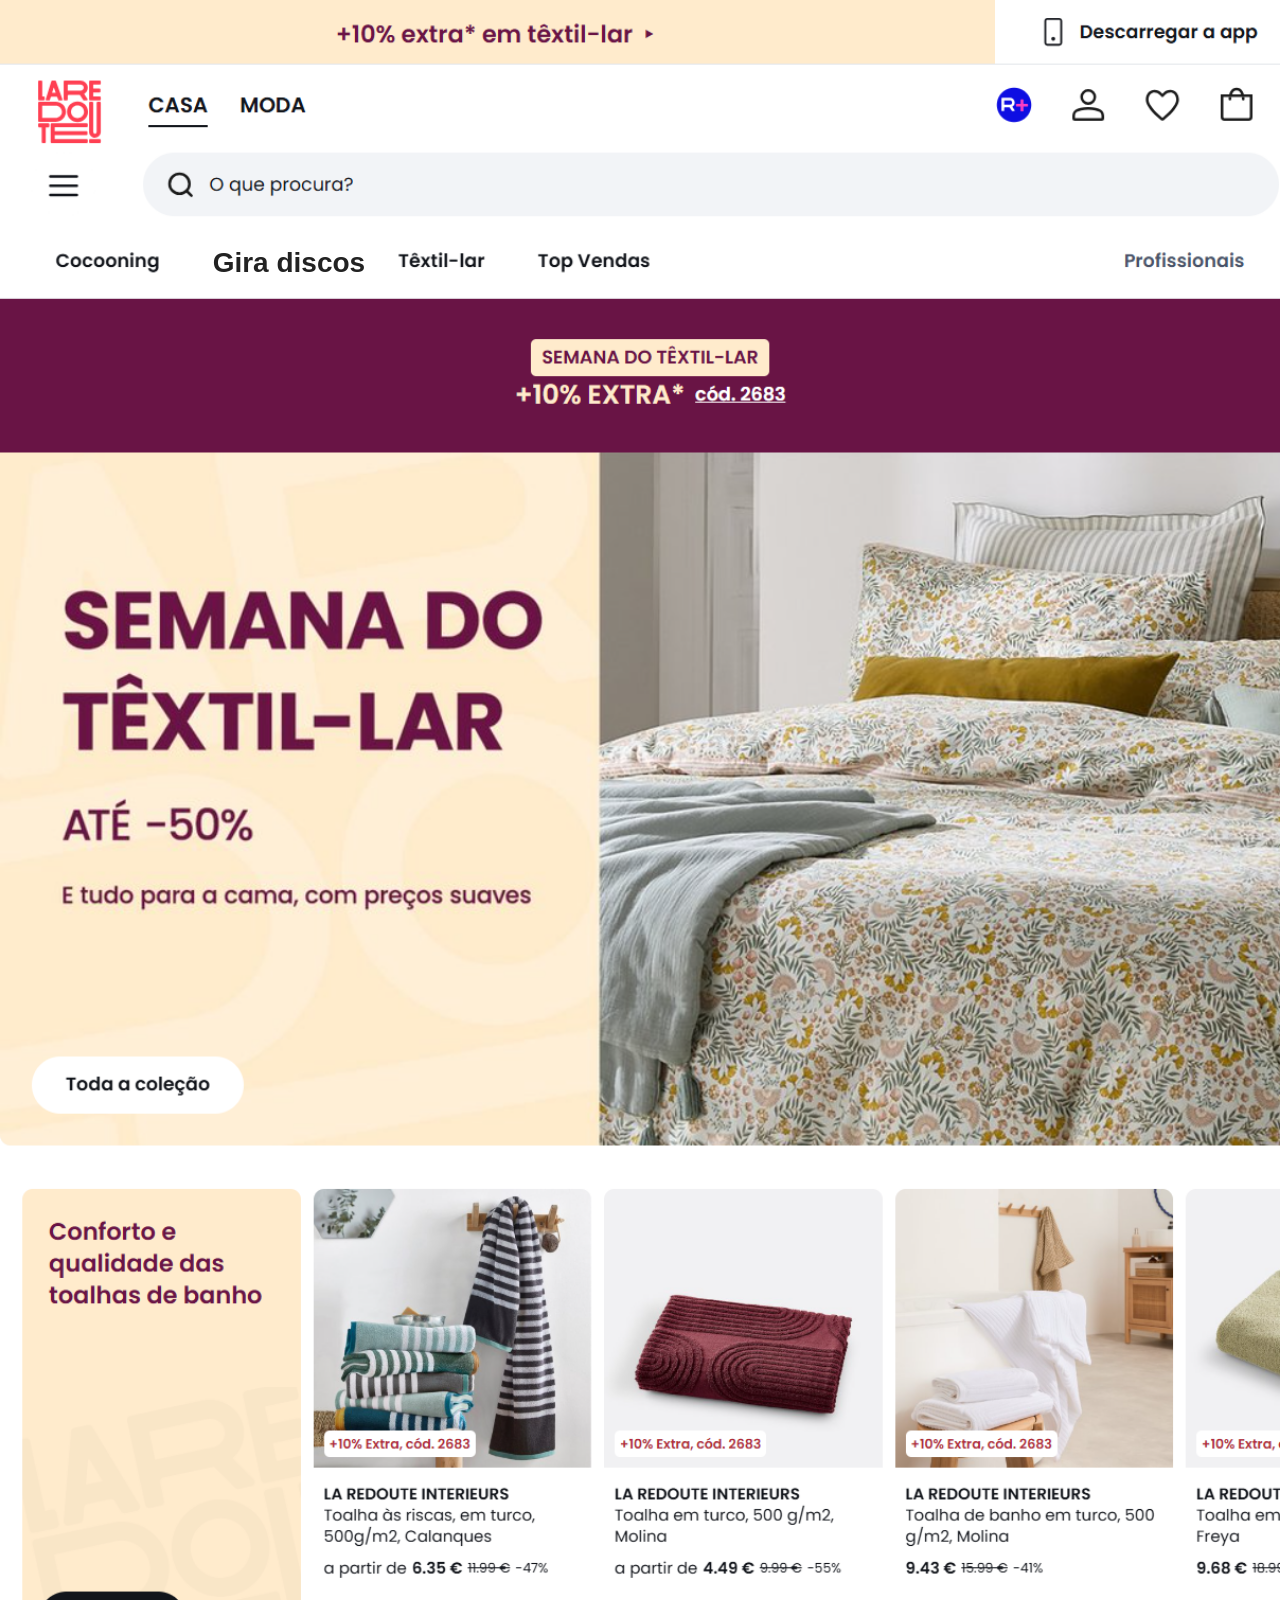
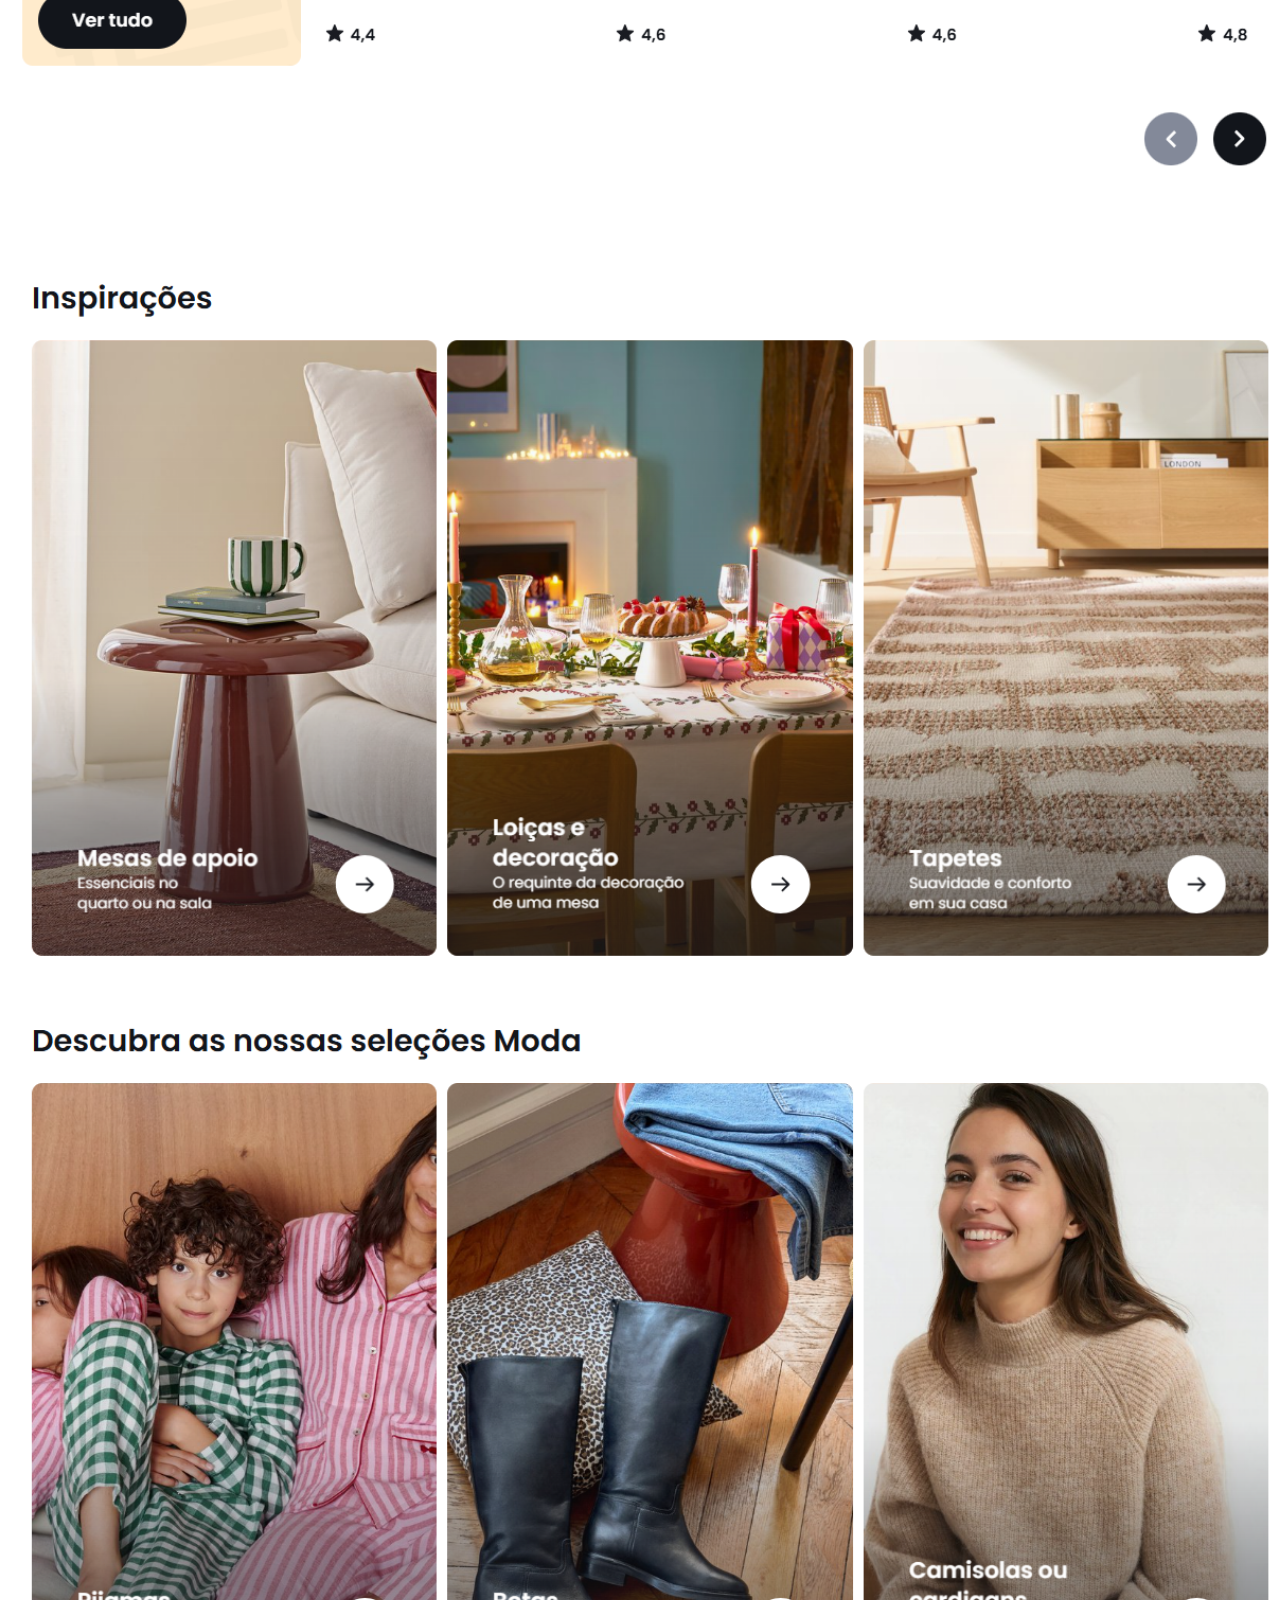
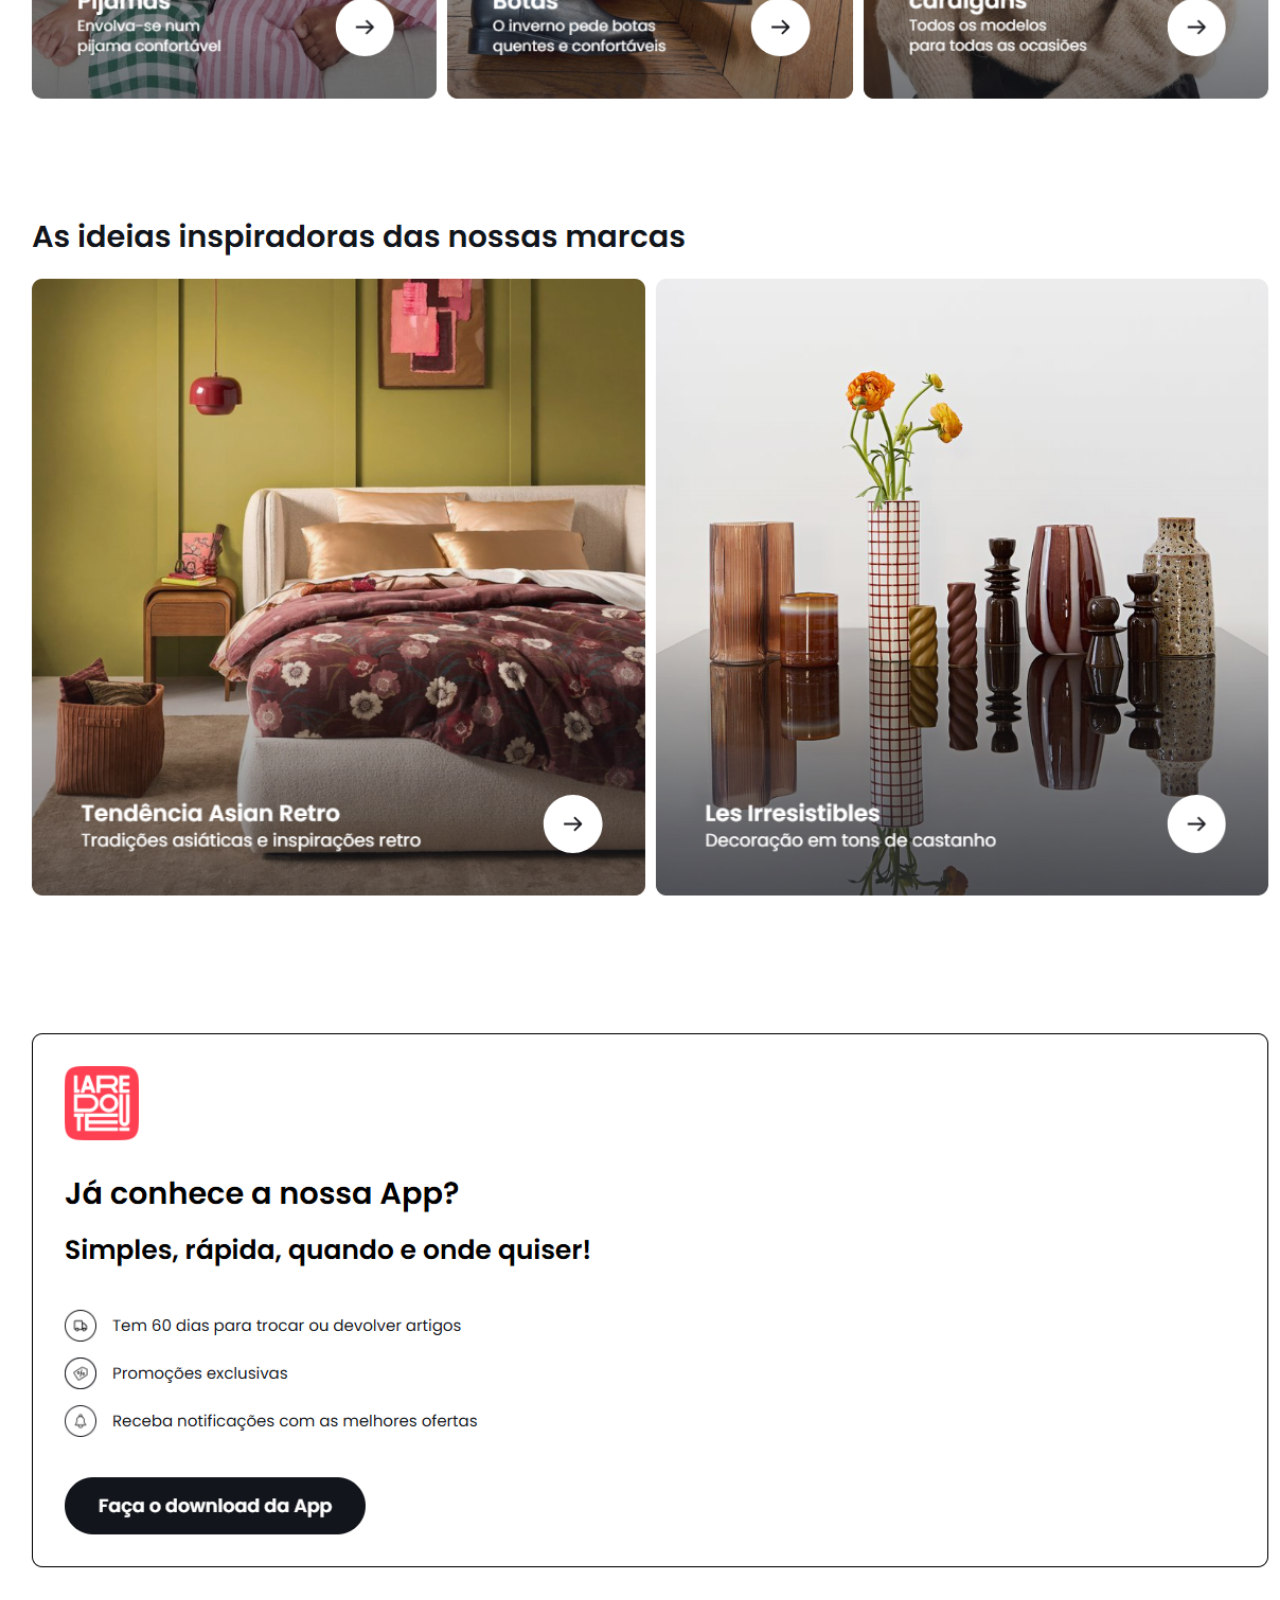
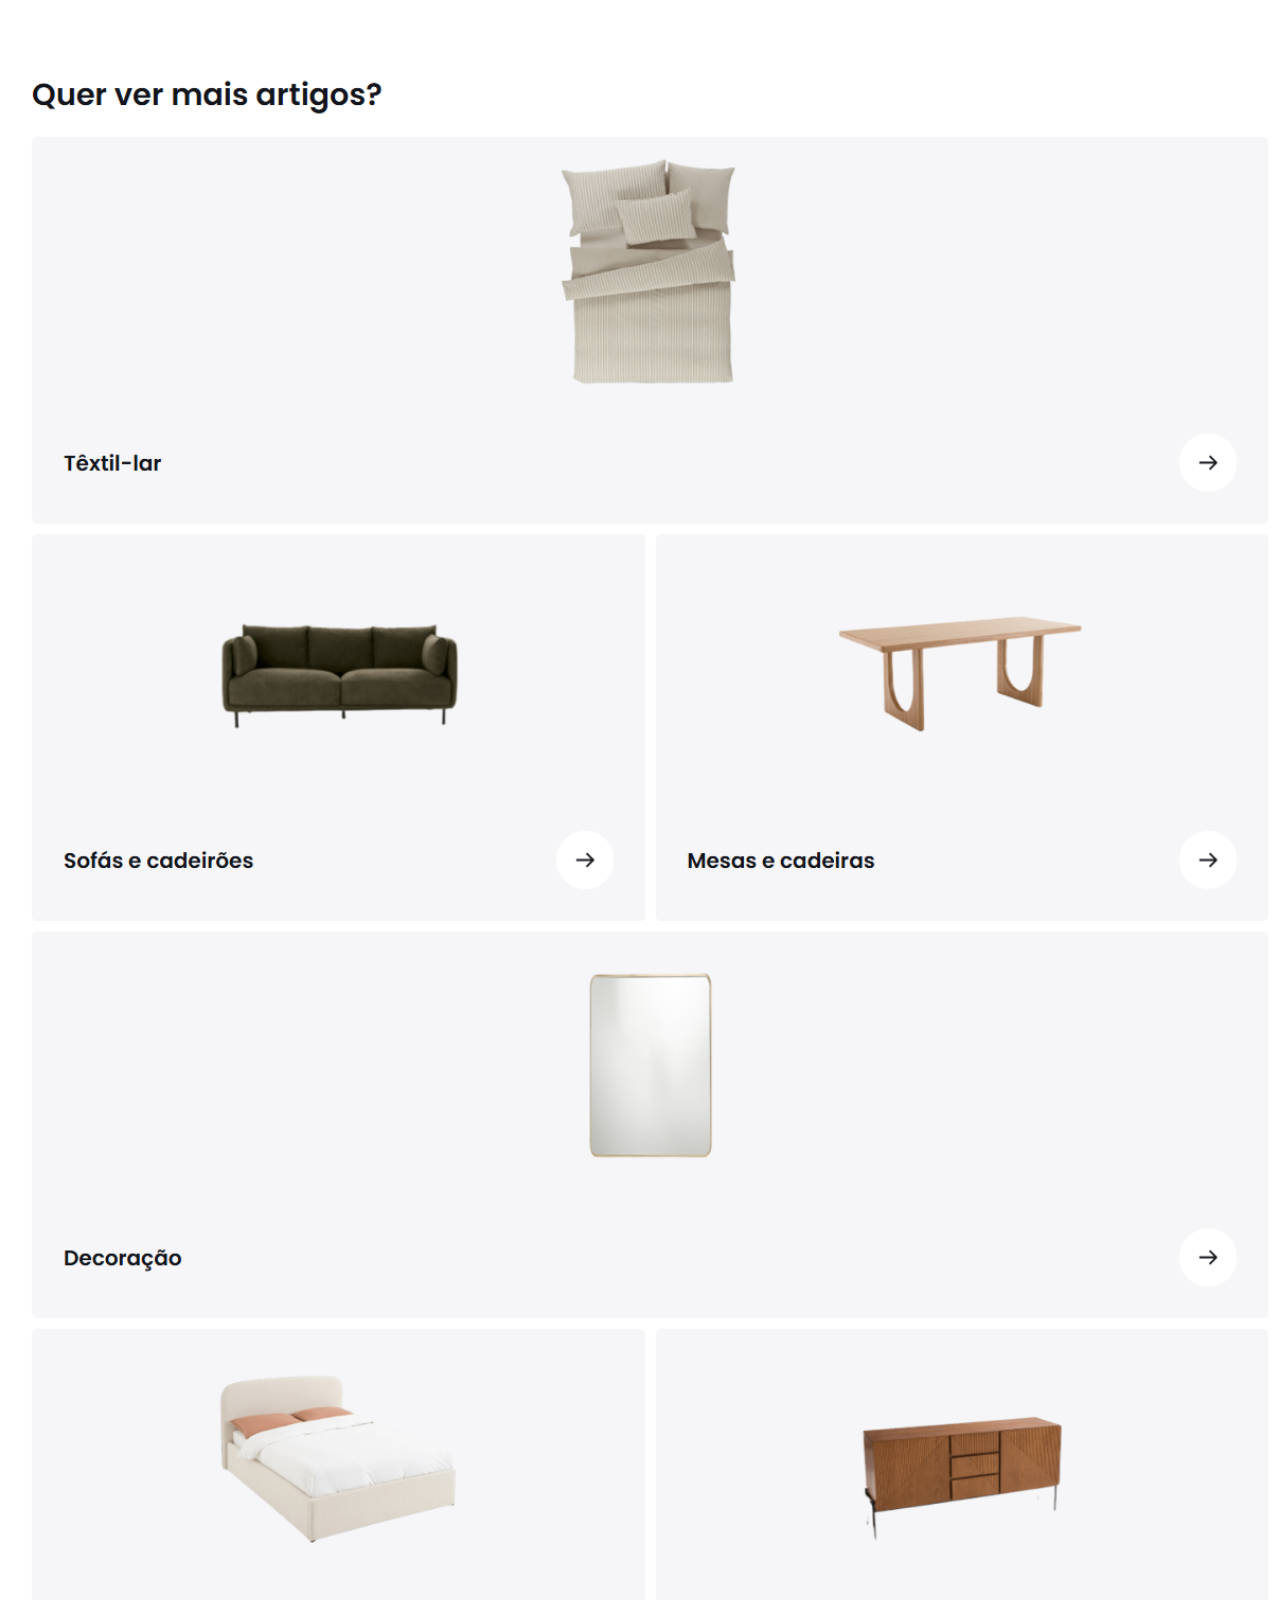
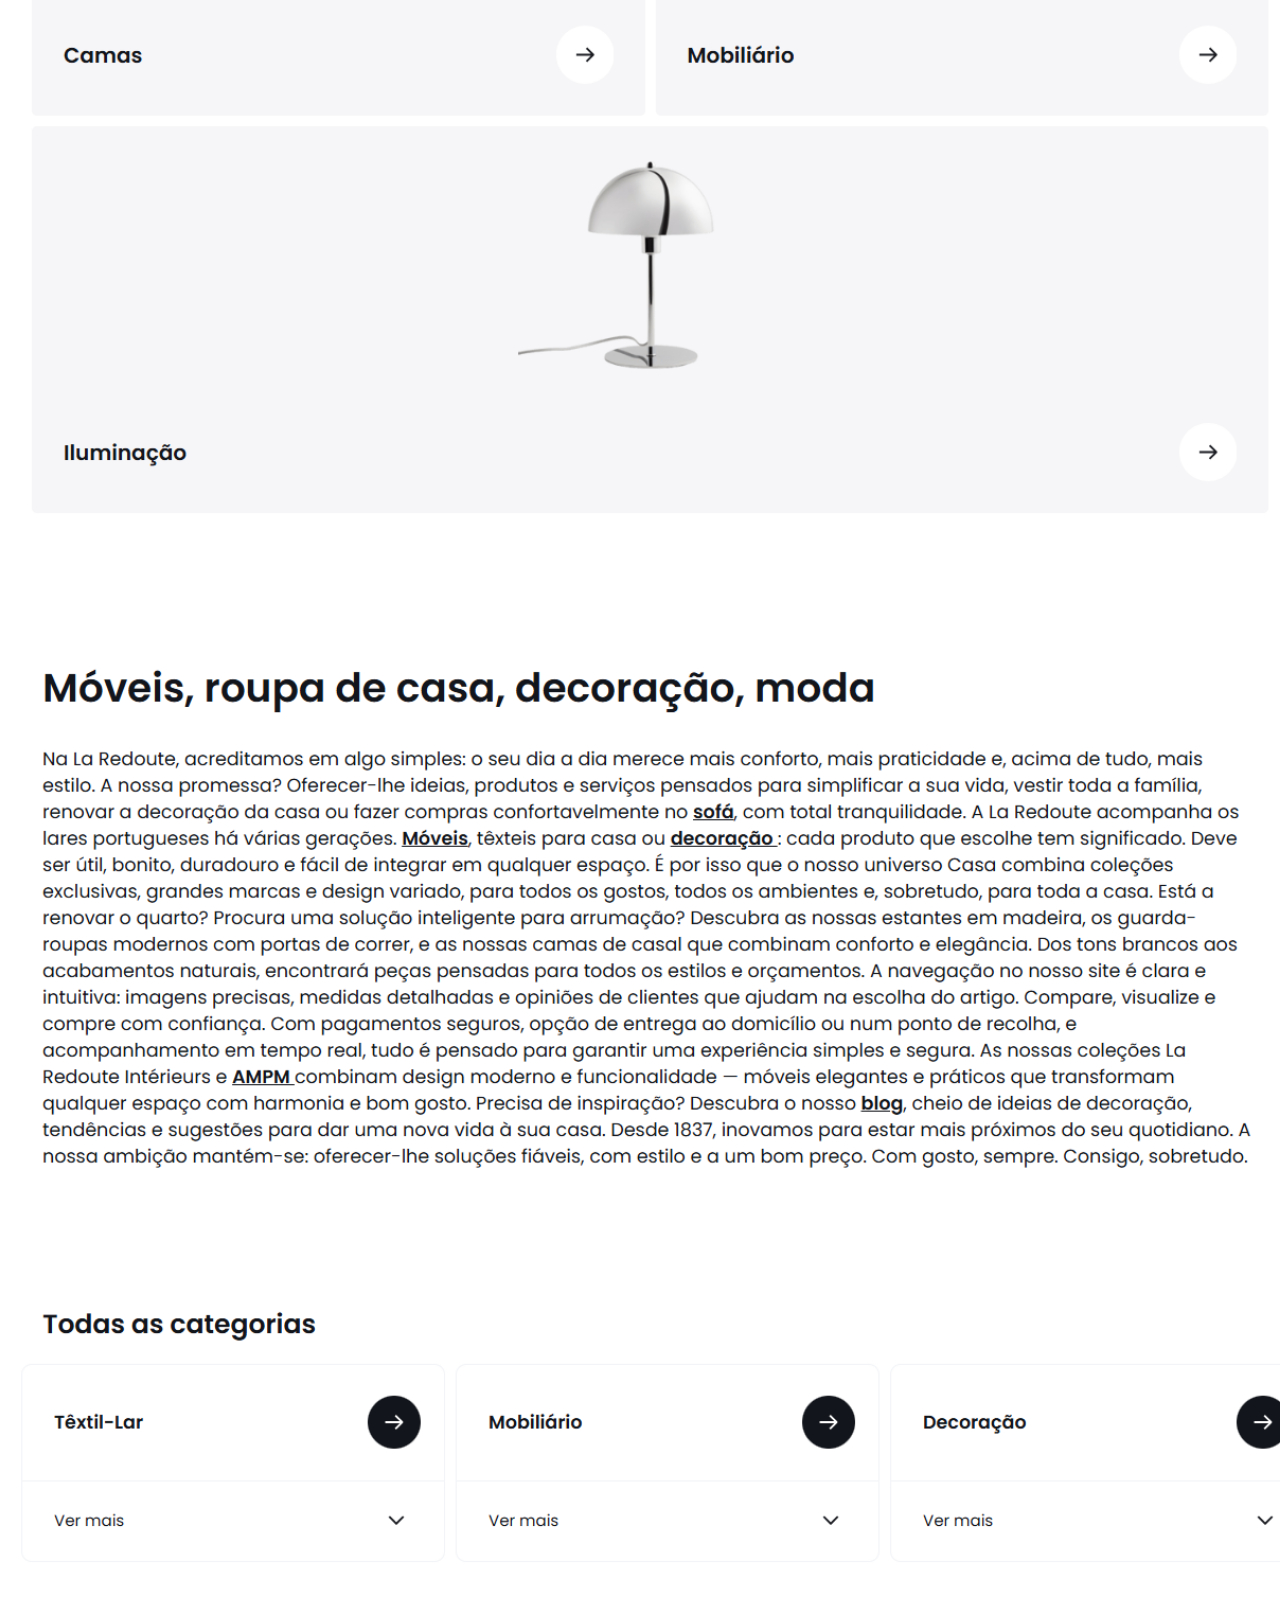
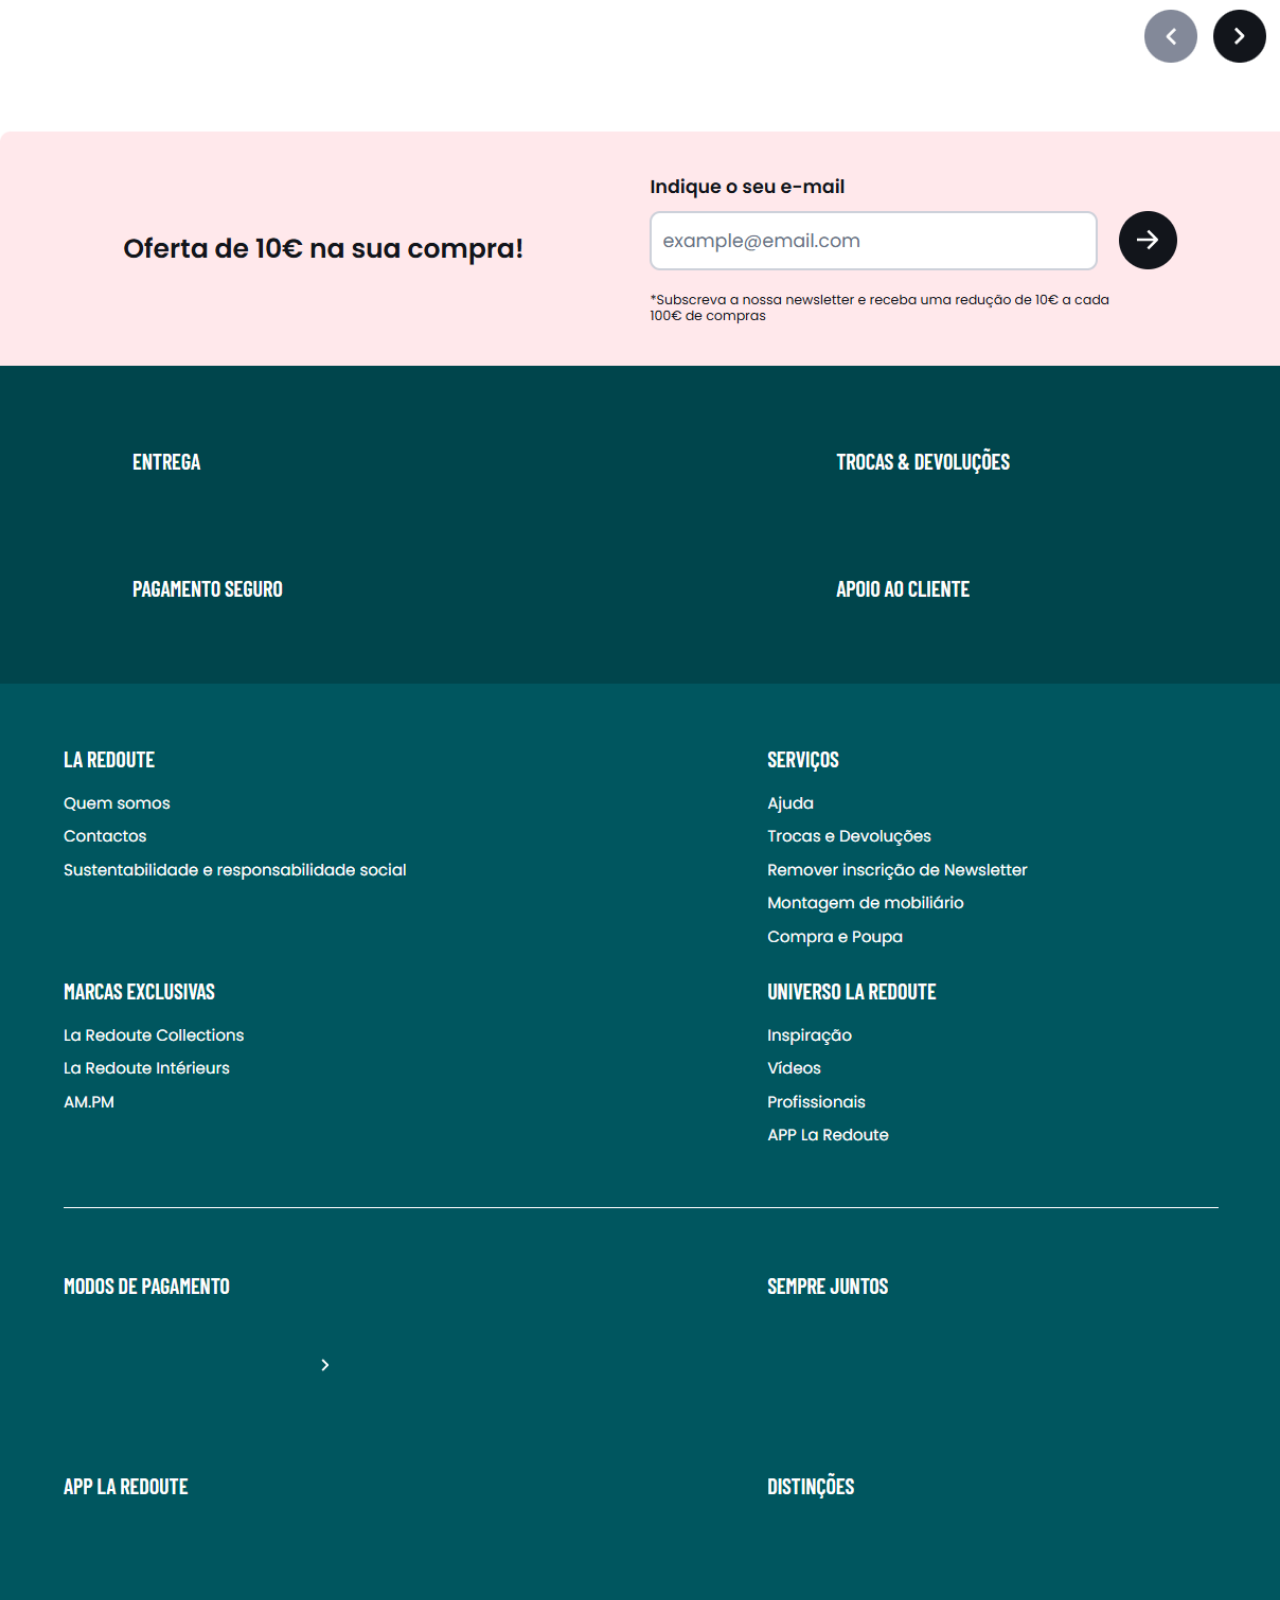
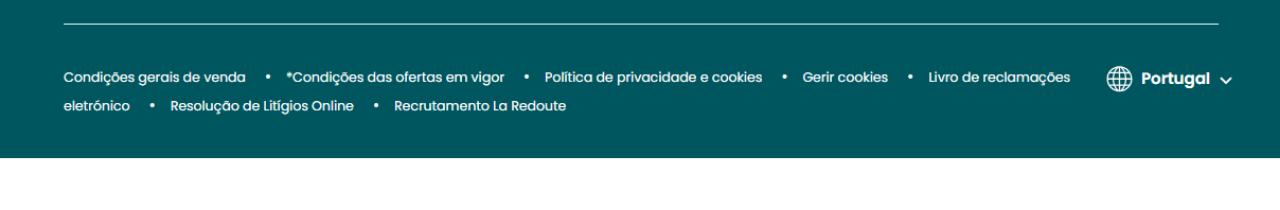
<file: Projeto_Cena_Exemplo/index.html>
<!DOCTYPE html>
<html lang="pt">
<head>
    <meta charset="UTF-8">
    <meta name="viewport" content="width=device-width, initial-scale=1.0">
    <title>La Redoute</title>
    <link rel="stylesheet" href="homepage.css">
</head>
<body>

    <div class="full-page-container">
        <img src="images/laredouteHomepage.png" alt="Homepage La Redoute" class="responsive-print">

        <a href="product_list.html" class="patch-link">Gira discos</a>

        <a href="product_list.html" class="hotspot-link"></a>
    </div>

</body>
</html>
</file>
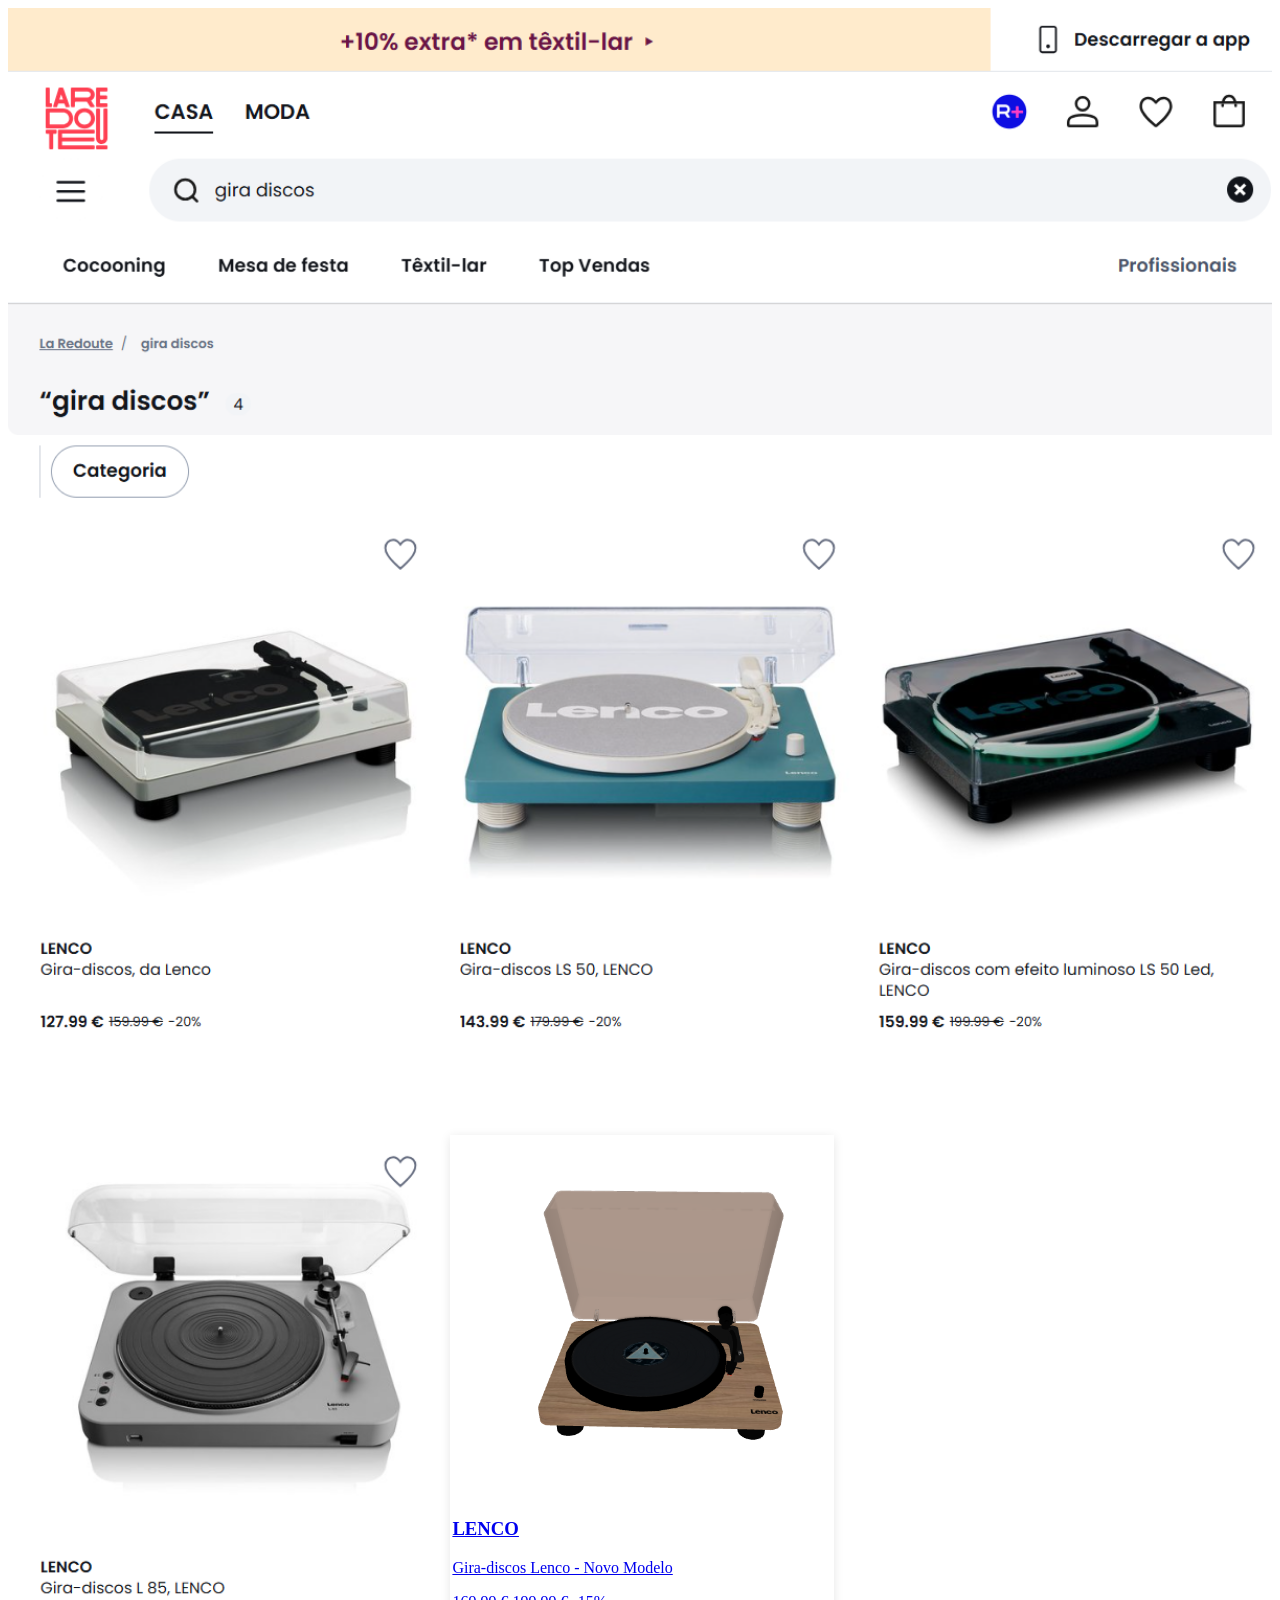
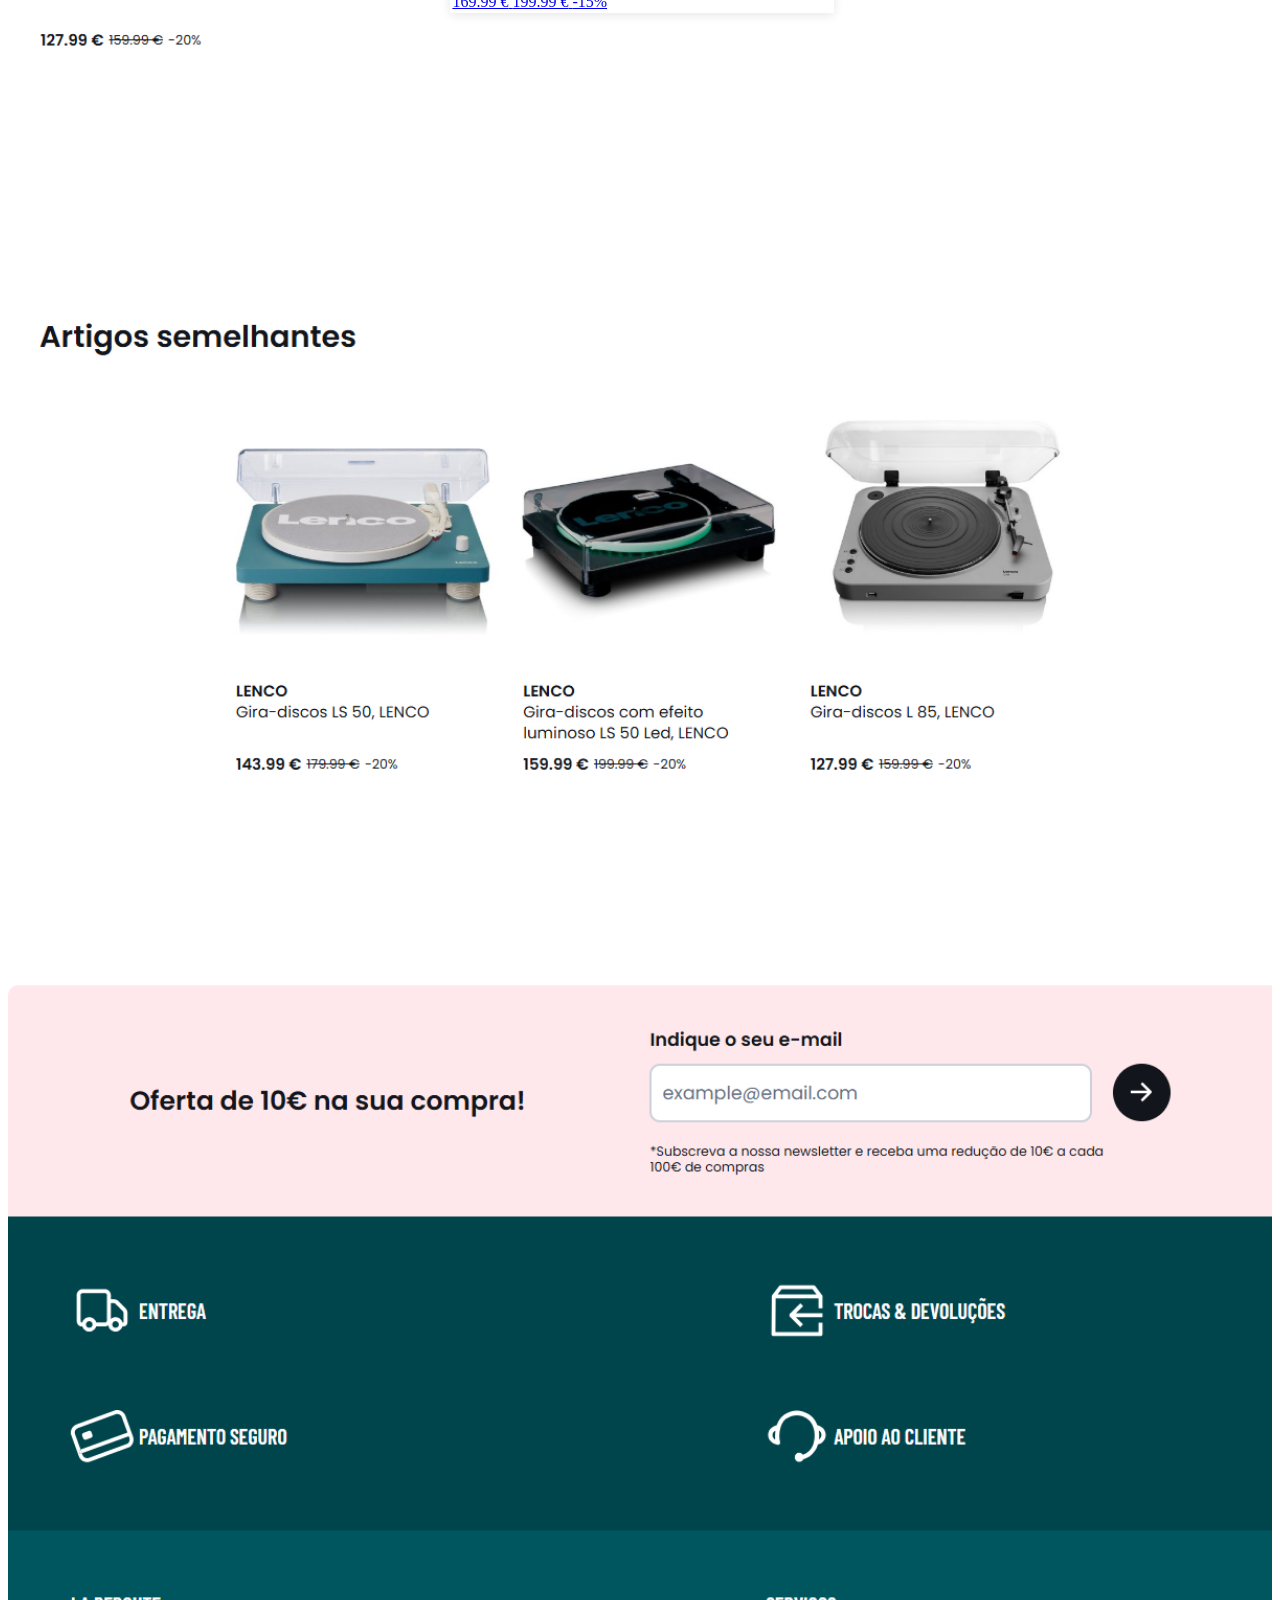
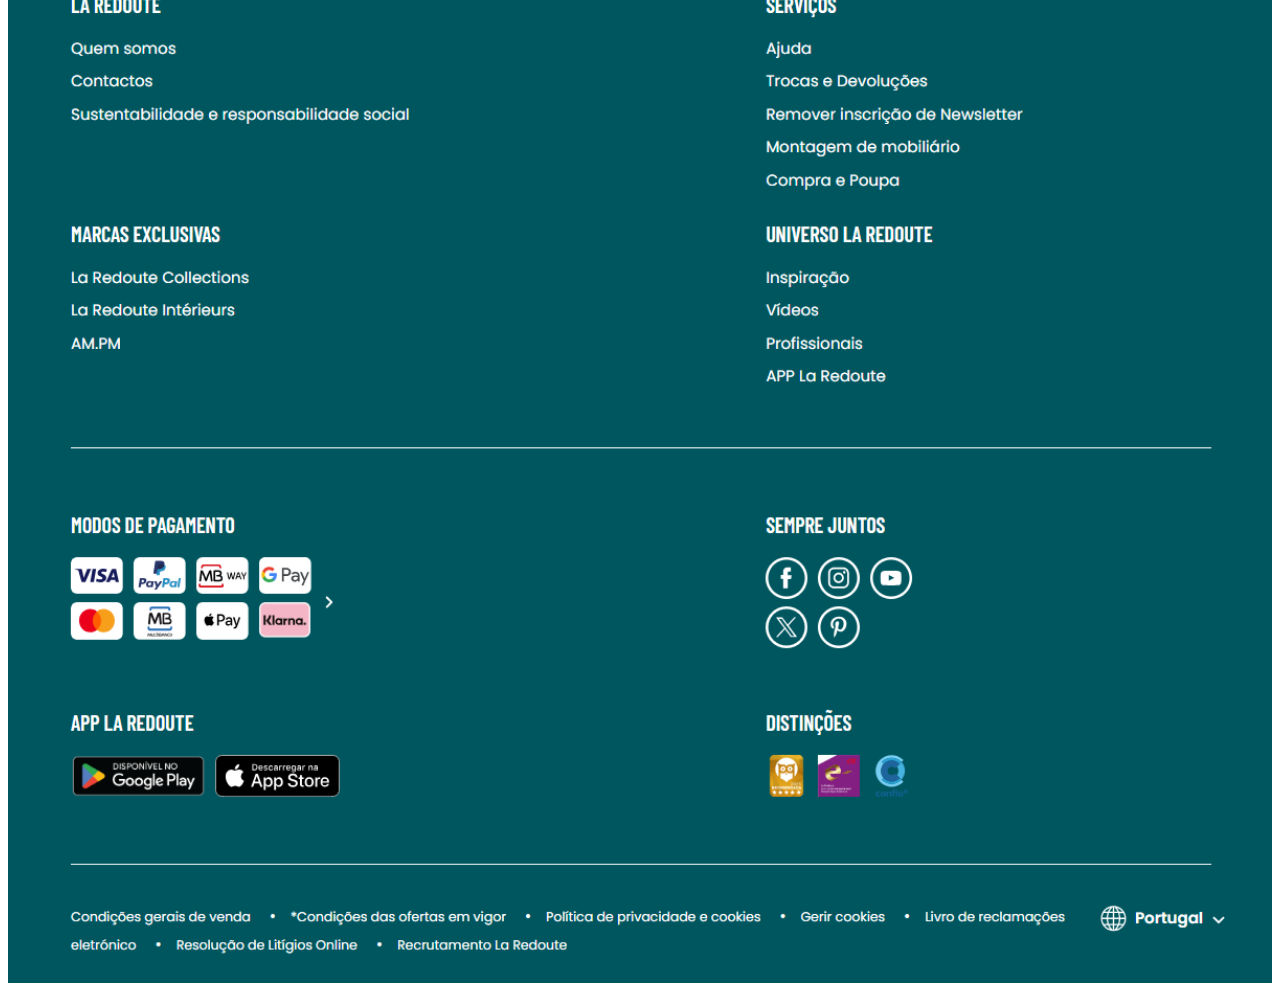
<file: Projeto_Cena_Exemplo/product_list.html>
<!DOCTYPE html>
<html lang="pt">
<head>
    <meta charset="UTF-8">
    <meta name="viewport" content="width=device-width, initial-scale=1.0">
    <title>La Redoute - Lista de Produtos</title>
    <link rel="stylesheet" href="product_list.css">
</head>
<body>

    <div class="full-page-container">
        <img src="images/productList.png" alt="Lista La Redoute" class="responsive-print">

        <div class="product-card">
            <a href="product_detail.html" class="product-link">
                <div class="product-image-wrapper">
                    <img src="images/Gira_discos.png" alt="Novo Gira-discos Lenco">
                </div>
                <div class="product-info">
                    <h3 class="brand">LENCO</h3>
                    <p class="description">Gira-discos Lenco - Novo Modelo</p>
                    <div class="price-container">
                        <span class="current-price">169.99 €</span>
                        <span class="old-price">199.99 €</span>
                        <span class="discount">-15%</span>
                    </div>
                </div>
            </a>
        </div>

        <a href="product_list.html" class="hotspot-link"></a>
    </div>

</body>
</html>
</file>
<file: Projeto_Cena_Exemplo/homepage.css>
body, html {
    margin: 0;
    padding: 0;
    width: 100%;
    overflow-x: hidden;
}

.full-page-container {
    position: relative;
    width: 100%;
    display: block;
}


.responsive-print {
    width: 100%;
    height: auto;
    display: block;
}

.patch-link {
    position: absolute;
    
    
    top: 2.5%;      
    left: 16.3%;       
    
   
    background-color: #ffffff;  
    color: #222222;             
    font-family: Arial, sans-serif;
    font-weight: 700;          
    font-size: 28px;            
    text-decoration: none;     
    
    padding: 2px 4px;          
    white-space: nowrap;      
    z-index: 10;
}

.patch-link:hover {
    text-decoration: underline; 
}


.hotspot-link {
    position: absolute;
    top: 45%; 
    left: 10%;
    width: 30%;
    height: 10%;
    background-color: rgba(255, 0, 0, 0); /* Transparente */
    cursor: pointer;
}
</file>
<file: Projeto_Cena_Exemplo/product_list.css>
.full-page-container {
    position: relative;
    width: 100%;
    display: inline-block;
}

.responsive-print {
    width: 100%;
    height: auto;
    display: block;
}

.product-card {
    position: absolute;


    top: 27%;
    left: 35%;


    width: 30%;

    background-color: white;
    padding: 2px;
    z-index: 10;
    box-shadow: 0 2px 10px rgba(0, 0, 0, 0.1);
}

.product-image-wrapper img {
    width: 100%;
    height: auto;
    display: block;
}
</file>
